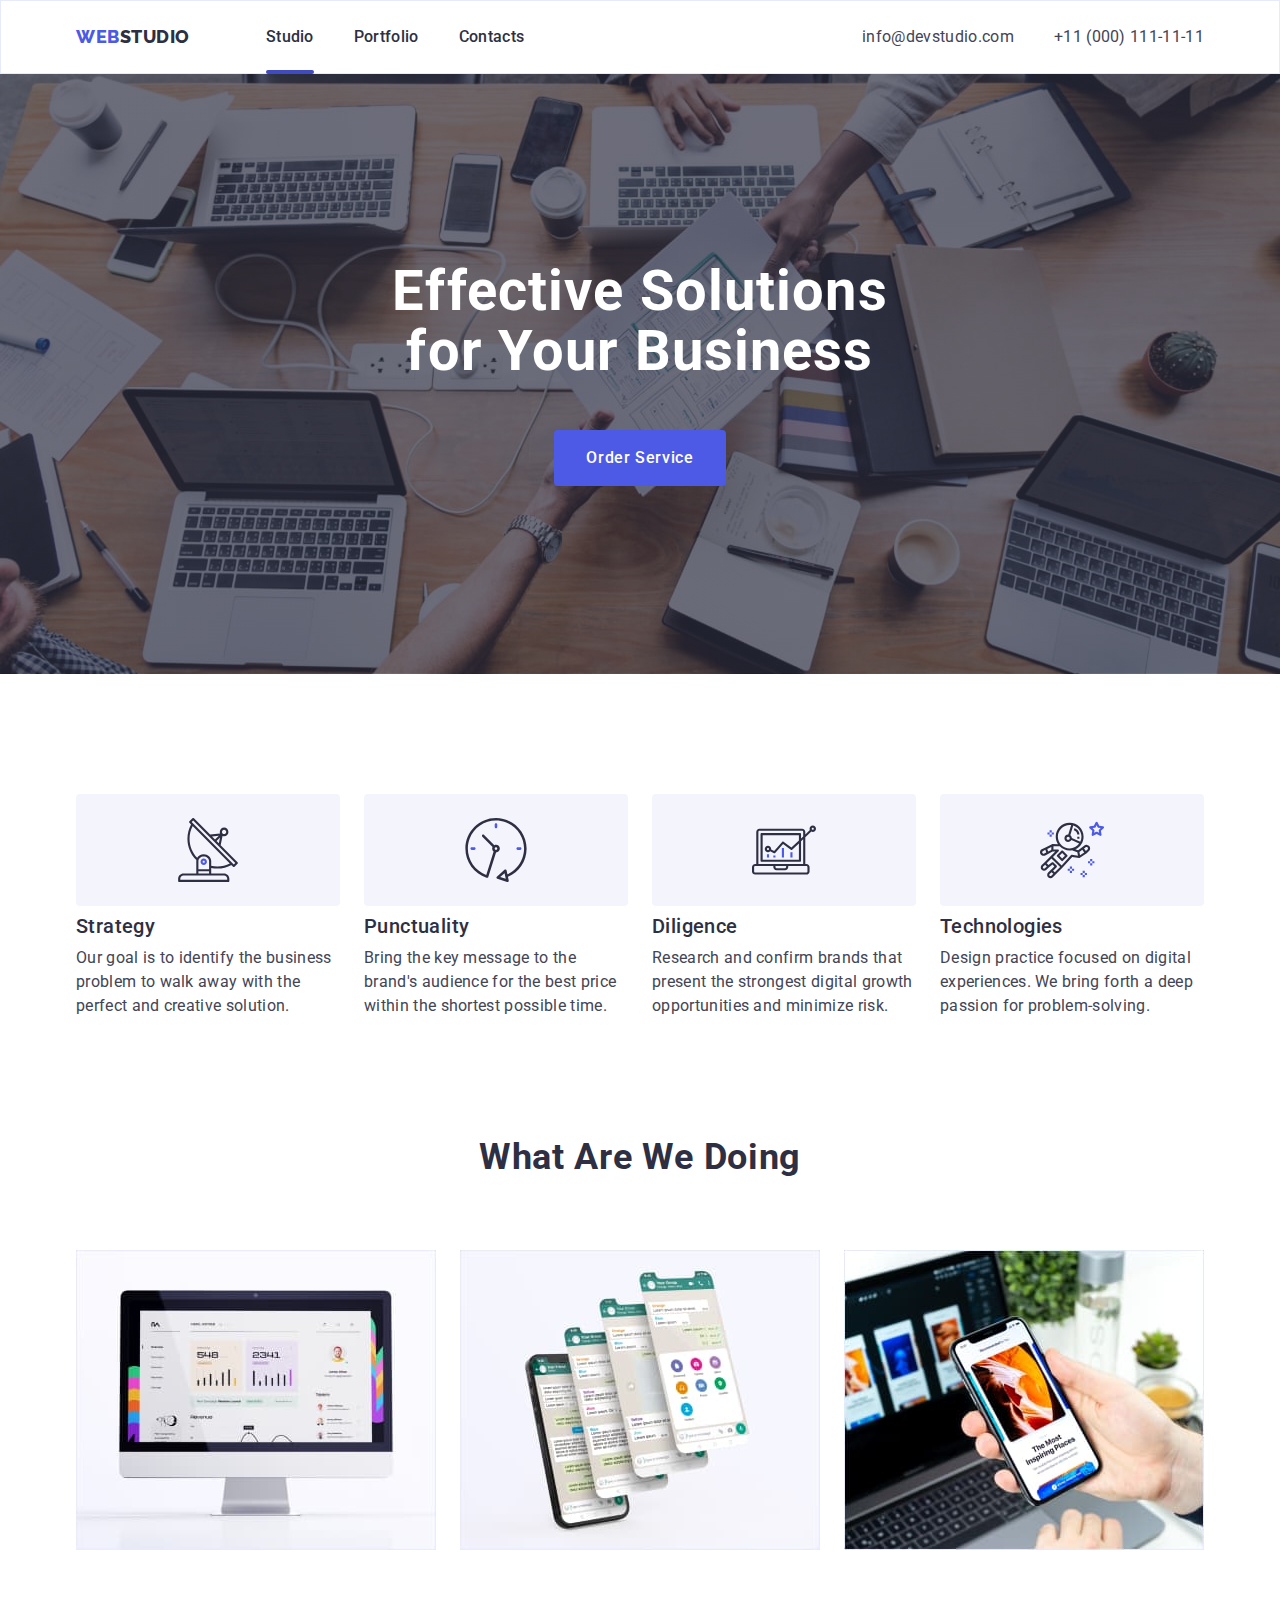
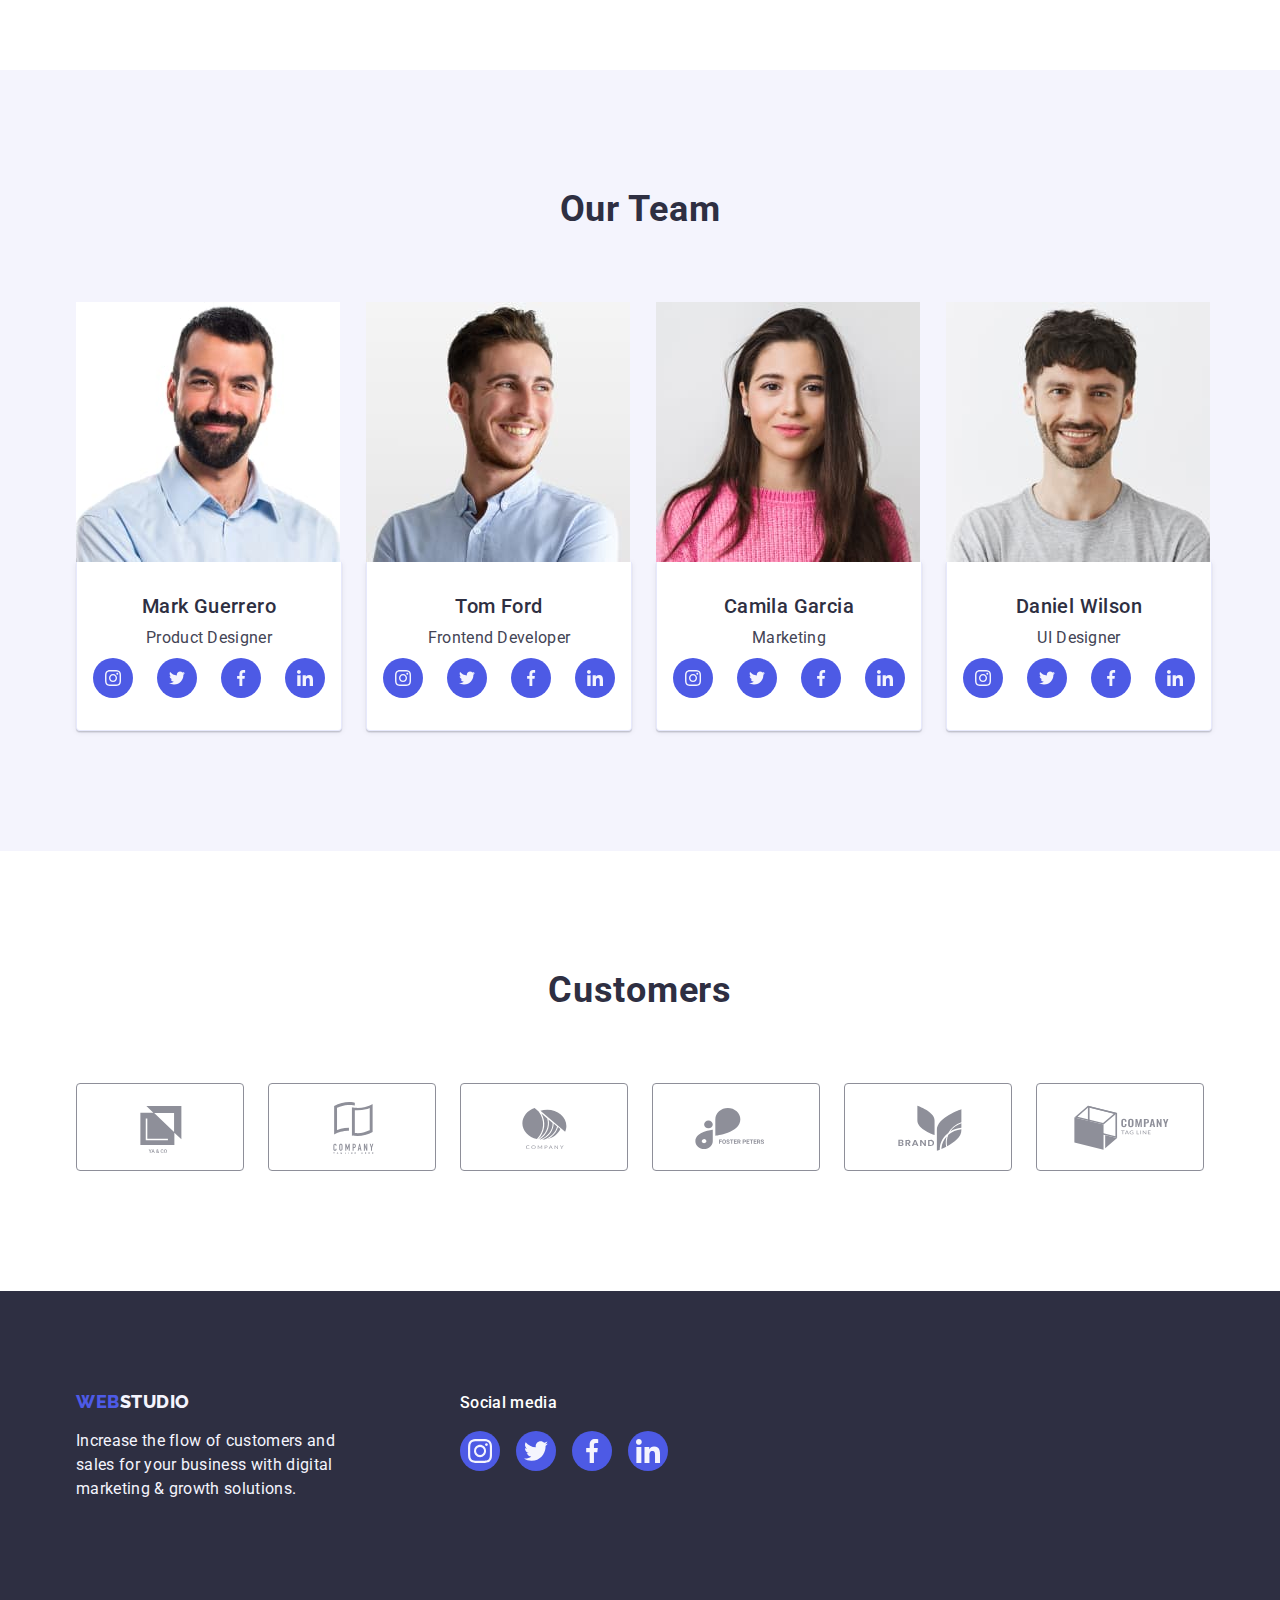
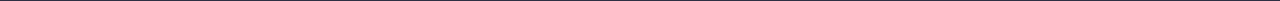
<file: index.html>
<!DOCTYPE html>
<html lang="en">
  <head>
    <meta charset="UTF-8" />
    <meta http-equiv="X-UA-Compatible" content="IE=edge" />
    <meta
      name="viewport"
      content="width=device-width, initial-scale=1.0"
    />
    <title>WebStudio</title>
    <link rel="preconnect" href="https://fonts.googleapis.com" />
    <link
      rel="preconnect"
      href="https://fonts.gstatic.com"
      crossorigin
    />
    <link
      href="https://fonts.googleapis.com/css2?family=Montserrat:wght@400;700&family=Raleway:wght@800&family=Roboto:wght@400;500;700;900&display=swap"
      rel="stylesheet"
    />
    <link
      rel="stylesheet"
      href="https://cdnjs.cloudflare.com/ajax/libs/modern-normalize/1.1.0/modern-normalize.min.css"
    />
    <link rel="stylesheet" href="./css/styles.css" />
  </head>

  <body class="body">
    <!--HEADER-->
    <header class="pg-header">
      <div class="container ph-container">
        <nav class="page-nav">
          <a class="logo-left link west" href="./index.html"
            >Web<span class="logo-right">Studio</span>
          </a>
          <ul class="list menu">
            <li class="menu-item">
              <a class="menu-link link current" href="./index.html"
                >Studio</a
              >
            </li>
            <li class="menu-item">
              <a class="menu-link link" href="./portfolio.html"
                >Portfolio</a
              >
            </li>
            <li class="menu-item">
              <a class="menu-link link" href="">Contacts</a>
            </li>
          </ul>
        </nav>
        <address class="contakt">
          <ul class="list addr">
            <li class="menu-item">
              <a
                class="menu-link link contakt"
                href="mailto:info@devstudio.com"
                >info@devstudio.com</a
              >
            </li>
            <li class="menu-item">
              <a
                class="menu-link link contakt"
                href="tel:+110001111111"
                >+11 (000) 111-11-11</a
              >
            </li>
          </ul>
        </address>
      </div>
    </header>
    <!--MAIN-->
    <main>
      <!--hero-->
      <section class="hero-background bg-container">
        <div class="container">
          <h1 class="hero-title">
            Effective Solutions for Your Business
          </h1>
          <button class="button" data-modal-open type="button">
            Order Service
          </button>
        </div>
      </section>
      <!--FEATURE-->
      <section class="section">
        <div class="container cont-fea">
          <h2 class="title-second" hidden>Feature</h2>
          <ul class="list text-fea">
            <li>
              <div class="icon">
                <svg width="64" height="64">
                  <use
                    href="./images/icons.svg#icon-antenna"
                  ></use>
                </svg>
              </div>
              <h3 class="title-thirt">Strategy</h3>
              <p class="text">
                Our goal is to identify the business problem to
                walk away with the perfect and creative solution.
              </p>
            </li>
            <li>
              <div class="icon">
                <svg width="64" height="64">
                  <use
                    href="./images/icons.svg#icon-clock"
                  ></use>
                </svg>
              </div>
              <h3 class="title-thirt">Punctuality</h3>
              <p class="text">
                Bring the key message to the brand's audience for
                the best price within the shortest possible time.
              </p>
            </li>
            <li>
              <div class="icon">
                <svg width="64" height="64">
                  <use
                    href="./images/icons.svg#icon-diagram"
                  ></use>
                </svg>
              </div>
              <h3 class="title-thirt">Diligence</h3>
              <p class="text">
                Research and confirm brands that present the
                strongest digital growth opportunities and
                minimize risk.
              </p>
            </li>
            <li>
              <div class="icon">
                <svg width="64" height="64">
                  <use
                    href="./images/icons.svg#icon-astronaut"
                  ></use>
                </svg>
              </div>
              <h3 class="title-thirt">Technologies</h3>
              <p class="text">
                Design practice focused on digital experiences.
                We bring forth a deep passion for
                problem-solving.
              </p>
            </li>
          </ul>
        </div>
      </section>
      <!--What are we doing-->
      <section class="section section-p ">
        <div class="container">
          <h2 class="title-second">What are we doing</h2>
          <ul class="list text-fea">
            <li class="">
              <img
                src="./images/img1.jpg"
                alt="comp"
                width="360"
                height="300"
              />
            </li>
            <li class="">
              <img
                src="./images/img2.jpg"
                alt="phone"
                width="360"
                height="300"
              />
            </li>
            <li class="">
              <img
                src="./images/img3.jpg"
                alt="comp&phone"
                width="360"
                height="300"
              />
            </li>
          </ul>
        </div>
      </section>
      <!--Our Team-->
      <section class="team section">
        <div class="container">
          <h2 class="title-second">Our Team</h2>
          <ul class="list team-card">
            <li class="">
              <img
                src="./images/photo.jpg"
                alt="Mark Guerrero"
                width="264"
                height="260"
              />
              <div class="card background-team card-shedow">
                <h3 class="title-thirt">Mark Guerrero</h3>
                <p class="text text-card">Product Designer</p>
                <ul class="team-soc-list list">
                  <li class="team-soc-item">
                    <a href="" class="team-soc-link link">
                      <svg
                        class="team-soc-icon"
                        width="16"
                        heigth="16"
                      >
                        <use
                          href="./images/icons.svg#icon-instagram"
                        ></use>
                      </svg>
                    </a>
                  </li>
                  <li class="team-soc-item">
                    <a href="" class="team-soc-link link">
                      <svg
                        class="team-soc-icon"
                        width="16"
                        heigth="16"
                      >
                        <use
                          href="./images/icons.svg#icon-twitter"
                        ></use>
                      </svg>
                    </a>
                  </li>
                  <li class="team-soc-item">
                    <a href="" class="team-soc-link link">
                      <svg
                        class="team-soc-icon"
                        width="16"
                        heigth="16"
                      >
                        <use
                          href="./images/icons.svg#icon-facebook"
                        ></use>
                      </svg>
                    </a>
                  </li>
                  <li class="team-soc-item">
                    <a href="" class="team-soc-link link">
                      <svg
                        class="team-soc-icon"
                        width="16"
                        heigth="16"
                      >
                        <use
                          href="./images/icons.svg#icon-linkedin"
                        ></use>
                      </svg>
                    </a>
                  </li>
                </ul>
              </div>
            </li>

            <li class="">
              <img
                src="./images/photo1.jpg"
                alt="Tom Ford"
                width="264"
                height="260"
              />
              <div class="card background-team card-shedow">
                <h3 class="title-thirt">Tom Ford</h3>
                <p class="text text-card">Frontend Developer</p>
                <ul class="team-soc-list list">
                  <li class="team-soc-item">
                    <a href="" class="team-soc-link link">
                      <svg
                        class="team-soc-icon"
                        width="16"
                        heigth="16"
                      >
                        <use
                          href="./images/icons.svg#icon-instagram"
                        ></use>
                      </svg>
                    </a>
                  </li>
                  <li class="team-soc-item">
                    <a href="" class="team-soc-link link">
                      <svg
                        class="team-soc-icon"
                        width="16"
                        heigth="16"
                      >
                        <use
                          href="./images/icons.svg#icon-twitter"
                        ></use>
                      </svg>
                    </a>
                  </li>
                  <li class="team-soc-item">
                    <a href="" class="team-soc-link link">
                      <svg
                        class="team-soc-icon"
                        width="16"
                        heigth="16"
                      >
                        <use
                          href="./images/icons.svg#icon-facebook"
                        ></use>
                      </svg>
                    </a>
                  </li>
                  <li class="team-soc-item">
                    <a href="" class="team-soc-link link">
                      <svg
                        class="team-soc-icon"
                        width="16"
                        heigth="16"
                      >
                        <use
                          href="./images/icons.svg#icon-linkedin"
                        ></use>
                      </svg>
                    </a>
                  </li>
                </ul>
              </div>
            </li>

            <li class="">
              <img
                src="./images/photo2.jpg"
                alt="Camila Garcia"
                width="264"
                height="260"
              />
              <div class="card background-team card-shedow">
                <h3 class="title-thirt">Camila Garcia</h3>
                <p class="text text-card">Marketing</p>
                <ul class="team-soc-list list">
                  <li class="team-soc-item">
                    <a href="" class="team-soc-link link">
                      <svg
                        class="team-soc-icon"
                        width="16"
                        heigth="16"
                      >
                        <use
                          href="./images/icons.svg#icon-instagram"
                        ></use>
                      </svg>
                    </a>
                  </li>
                  <li class="team-soc-item">
                    <a href="" class="team-soc-link link">
                      <svg
                        class="team-soc-icon"
                        width="16"
                        heigth="16"
                      >
                        <use
                          href="./images/icons.svg#icon-twitter"
                        ></use>
                      </svg>
                    </a>
                  </li>
                  <li class="team-soc-item">
                    <a href="" class="team-soc-link link">
                      <svg
                        class="team-soc-icon"
                        width="16"
                        heigth="16"
                      >
                        <use
                          href="./images/icons.svg#icon-facebook"
                        ></use>
                      </svg>
                    </a>
                  </li>
                  <li class="team-soc-item">
                    <a href="" class="team-soc-link link">
                      <svg
                        class="team-soc-icon"
                        width="16"
                        heigth="16"
                      >
                        <use
                          href="./images/icons.svg#icon-linkedin"
                        ></use>
                      </svg>
                    </a>
                  </li>
                </ul>
              </div>
            </li>

            <li class="">
              <img
                src="./images/photo3.jpg"
                alt="Daniel Wilson"
                width="264"
                height="260"
              />
              <div class="card background-team card-shedow">
                <h3 class="title-thirt">Daniel Wilson</h3>
                <p class="text text-card">UI Designer</p>
                <ul class="team-soc-list list">
                  <li class="team-soc-item">
                    <a href="" class="team-soc-link link">
                      <svg
                        class="team-soc-icon"
                        width="16"
                        height="16"
                      >
                        <use
                          href="./images/icons.svg#icon-instagram"
                        ></use>
                      </svg>
                    </a>
                  </li>
                  <li class="team-soc-item">
                    <a href="" class="team-soc-link link">
                      <svg
                        class="team-soc-icon"
                        width="16"
                        height="16"
                      >
                        <use
                          href="./images/icons.svg#icon-twitter"
                        ></use>
                      </svg>
                    </a>
                  </li>
                  <li class="team-soc-item">
                    <a href="" class="team-soc-link link">
                      <svg
                        class="team-soc-icon"
                        width="16"
                        height="16"
                      >
                        <use
                          href="./images/icons.svg#icon-facebook"
                        ></use>
                      </svg>
                    </a>
                  </li>
                  <li class="team-soc-item">
                    <a href="" class="team-soc-link link">
                      <svg
                        class="team-soc-icon"
                        width="16"
                        height="16"
                      >
                        <use
                          href="./images/icons.svg#icon-linkedin"
                        ></use>
                      </svg>
                    </a>
                  </li>
                </ul>
              </div>
            </li>
          </ul>
        </div>
      </section>
      <section class="section">
       <div class="container"> <h2 class="title-second customers">Customers</h2>
        <ul class="list compane-list">
          <li>
            <a href="" class="company-list-link">
              <svg
                class="company-list-icon"
                width="104"
                height="56"
              >
                <use href="./images/icons.svg#icon-Logo1 "></use>
              </svg>
            </a>
          </li>
          <li>
            <a href="" class="company-list-link">
              <svg
                class="company-list-icon"
                width="104"
                height="56"
              >
                <use href="./images/icons.svg#icon-Logo2"></use>
              </svg>
            </a>
          </li>
          <li>
            <a href="" class="company-list-link">
              <svg
                class="company-list-icon"
                width="104"
                height="56"
              >
                <use href="./images/icons.svg#icon-Logo3"></use>
              </svg>
            </a>
          </li>
          <li>
            <a href="" class="company-list-link">
              <svg
                class="company-list-icon"
                width="104"
                height="56"
              >
                <use href="./images/icons.svg#icon-Logo4"></use>
              </svg>
            </a>
          </li>
          <li>
            <a href="" class="company-list-link">
              <svg
                class="company-list-icon"
                width="104"
                height="56"
              >
                <use href="./images/icons.svg#icon-Logo5"></use>
              </svg>
            </a>
          </li>
          <li>
            <a href="" class="company-list-link">
              <svg
                class="company-list-icon"
                width="104"
                height="56"
              >
                <use href="./images/icons.svg#icon-Logo6"></use>
              </svg>
            </a>
          </li>
        </ul>
      </div>
      </section>
    </main>
    <footer class="background-footer">
      <div class="container container-foot">
        <div>
          <a class="logo-left link" href="./index.html"
            >Web<span class="logo-right-footer">Studio</span>
          </a>
          <p class="text-footer">
            Increase the flow of customers and sales for your
            business with digital marketing & growth solutions.
          </p>
        </div>
        <div class="footer-soc">
          <h4 class="foot-title">Social media</h4>
          <ul class="foot-soc-list list">
            <li class="team-soc-item">
              <a href="" class="footer-soc-link link">
                <svg
                  class="team-soc-icon"
                  width="24"
                  height="24"
                >
                  <use
                    href="./images/icons.svg#icon-instagram"
                  ></use>
                </svg>
              </a>
            </li>
            <li class="team-soc-item">
              <a href="" class="footer-soc-link link">
                <svg
                  class="team-soc-icon"
                  width="24"
                  height="24"
                >
                  <use
                    href="./images/icons.svg#icon-twitter"
                  ></use>
                </svg>
              </a>
            </li>
            <li class="team-soc-item">
              <a href="" class="footer-soc-link link">
                <svg
                  class="team-soc-icon"
                  width="24"
                  height="24"
                >
                  <use
                    href="./images/icons.svg#icon-facebook"
                  ></use>
                </svg>
              </a>
            </li>
            <li class="team-soc-item">
              <a href="" class="footer-soc-link link">
                <svg
                  class="team-soc-icon"
                  width="24"
                  height="24"
                >
                  <use
                    href="./images/icons.svg#icon-linkedin"
                  ></use>
                </svg>
              </a>
            </li>
          </ul>
        </div>
      </div>
    </footer>
    <div class="backdrop is-hidden" data-modal>
      <div class="modal">
        <button type="button" data-modal-close class="modal-close-btn">
          <svg width="8px" height="8px">
            <use
              href="./images/icons.svg#icon-close-black"
            ></use>
          </svg>
        </button>
      </div>
    </div>
    <script src="./js/modal.js"></script>
  </body>
</html>
</file>
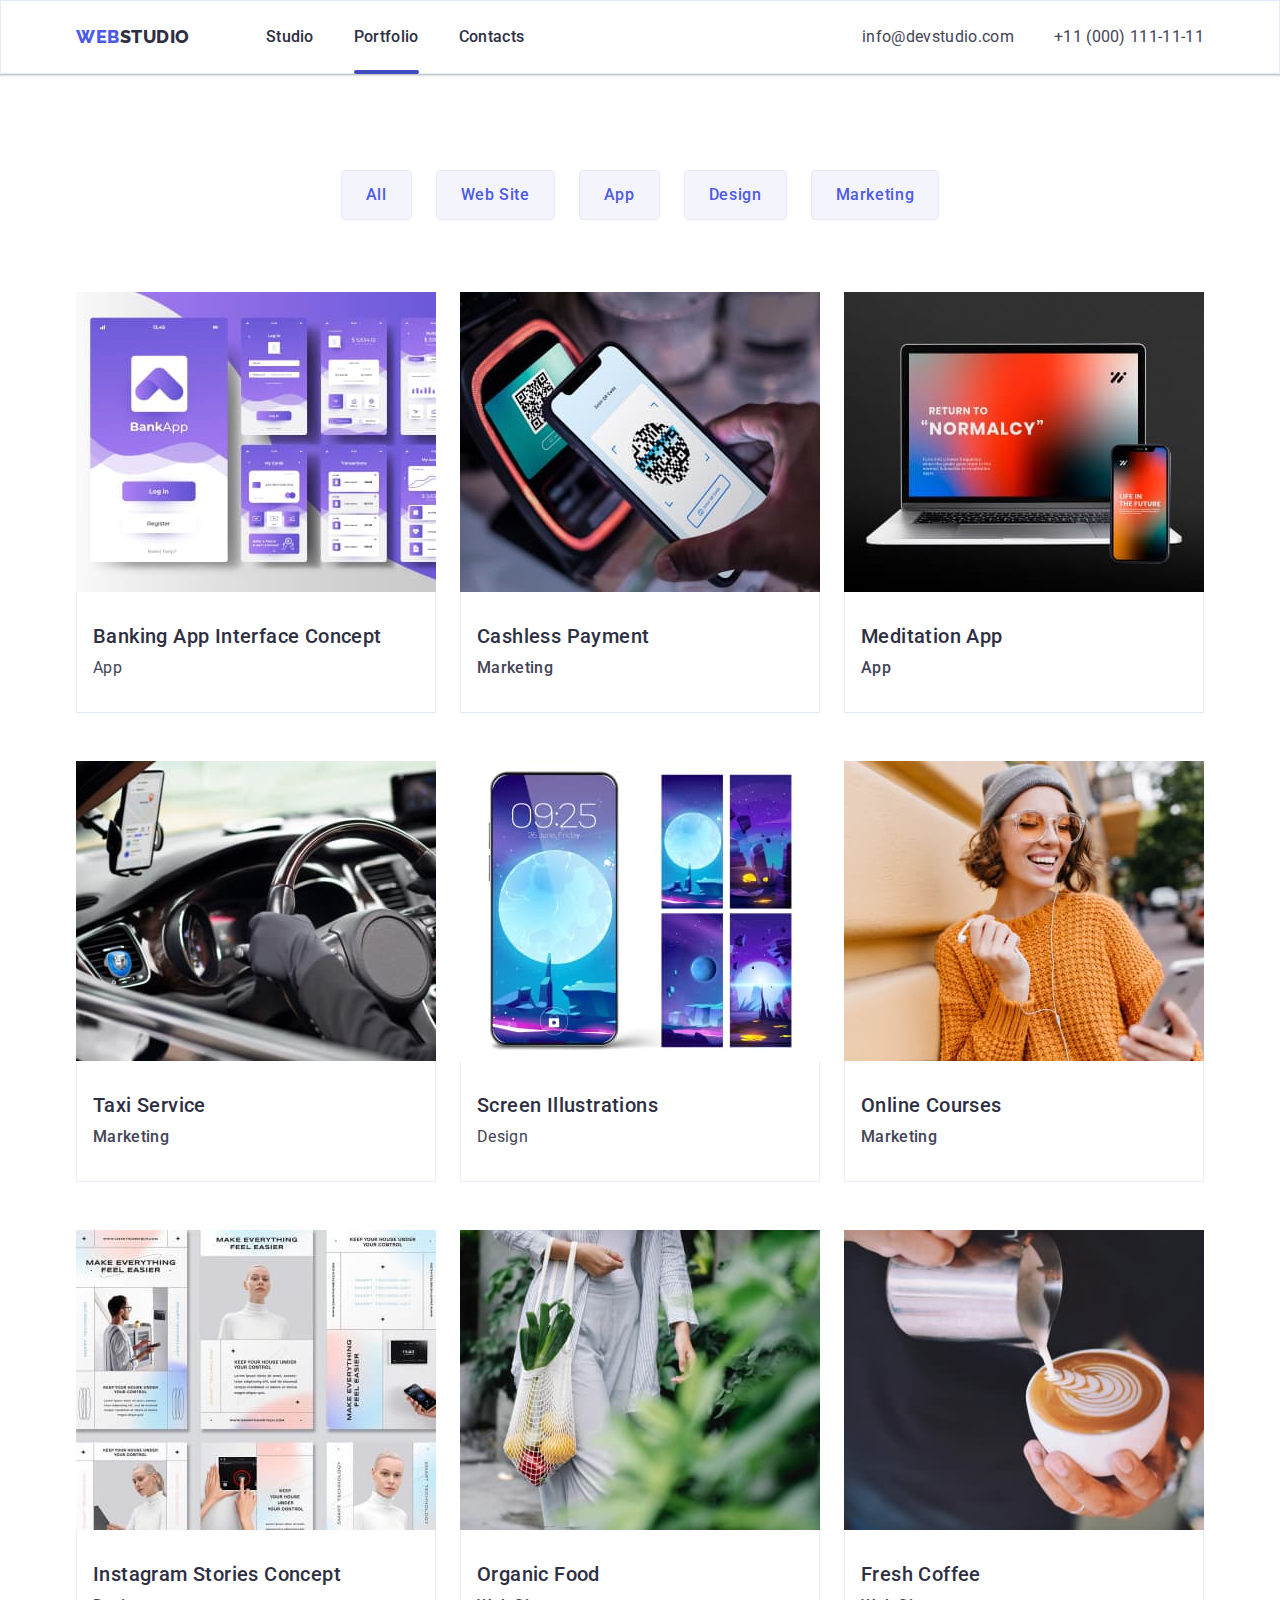
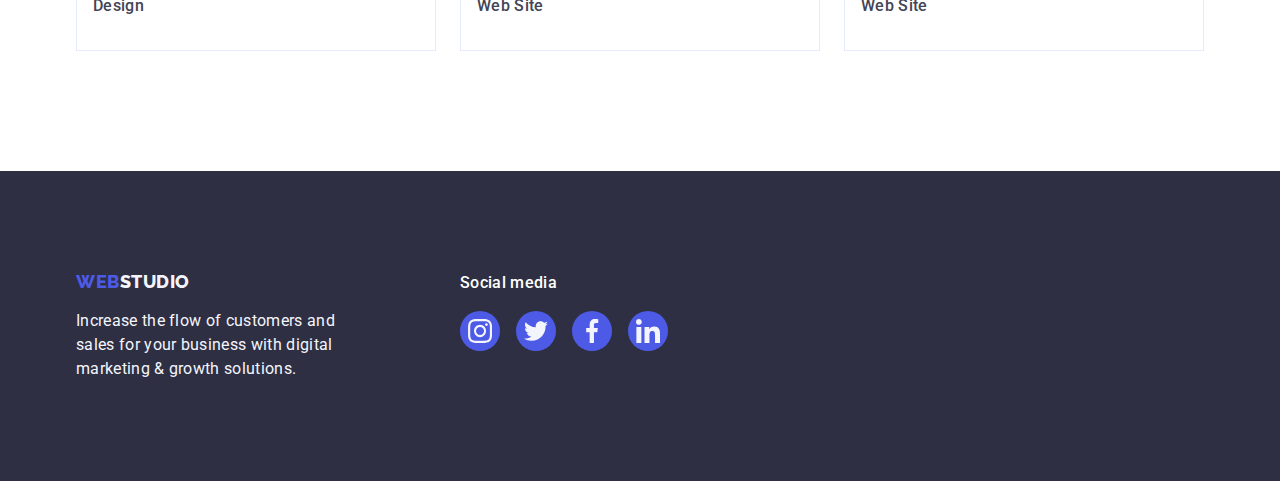
<file: portfolio.html>
<!DOCTYPE html>
<html lang="en">
  <head>
    <meta charset="UTF-8" />
    <meta http-equiv="X-UA-Compatible" content="IE=edge" />
    <meta
      name="viewport"
      content="width=device-width, initial-scale=1.0"
    />
    <title>WebStudio</title>
    <link rel="preconnect" href="https://fonts.googleapis.com" />
    <link
      rel="preconnect"
      href="https://fonts.gstatic.com"
      crossorigin
    />
    <link
      href="https://fonts.googleapis.com/css2?family=Montserrat:wght@400;700&family=Raleway:wght@800&family=Roboto:wght@400;500;700;900&display=swap"
      rel="stylesheet"
    />
    <link
      rel="stylesheet"
      href="https://cdnjs.cloudflare.com/ajax/libs/modern-normalize/1.1.0/modern-normalize.min.css"
    />
    <link rel="stylesheet" href="./css/styles.css" />
  </head>

  <body class="body">
    <!--HEADER-->
    <header class="pg-header">
      <div class="container ph-container">
        <nav class="page-nav">
          <a class="logo-left link west" href="./index.html"
            >Web<span class="logo-right">Studio</span>
          </a>
          <ul class="list menu">
            <li class="menu-item">
              <a class="menu-link link" href="./index.html"
                >Studio</a
              >
            </li>
            <li class="menu-item">
              <a class="menu-link link current" href="./portfolio.html"
                >Portfolio</a
              >
            </li>
            <li class="menu-item">
              <a class="menu-link link" href="">Contacts</a>
            </li>
          </ul>
        </nav>
        <address class="contakt">
          <ul class="list addr">
            <li class="menu-item">
              <a
                class="menu-link link contakt"
                href="mailto:info@devstudio.com"
                >info@devstudio.com</a
              >
            </li>
            <li class="menu-item">
              <a
                class="menu-link link contakt"
                href="tel:+110001111111"
                >+11 (000) 111-11-11</a
              >
            </li>
          </ul>
        </address>
      </div>
    </header>

    <!--MAIN-->
    <main>
      <section>
        <div class="container cont-portfolio">
          <h1 hidden>portfolio</h1>
          <ul class="list btn-port">
            <li>
              <button
                type="button"
                class="button-portfolio link btn"
              >
                All
              </button>
            </li>
            <li>
              <button
                type="button"
                class="button-portfolio link btn"
              >
                Web Site
              </button>
            </li>
            <li>
              <button
                type="button"
                class="button-portfolio link btn"
              >
                App
              </button>
            </li>
            <li>
              <button
                type="button"
                class="button-portfolio link btn"
              >
                Design
              </button>
            </li>
            <li>
              <button
                type="button"
                class="button-portfolio link btn"
              >
                Marketing
              </button>
            </li>
          </ul>
          <ul class="list team-card-port">
            <li class="menu-link-port">
              <a href="" class="link card-port-shedow">
                <div class="cover-text">
                  <img
                    src="./images/portfolio/img.jpg"
                    alt="Banking-App-Interface-Concept"
                    width="360"
                    height="300"
                  />
                  <p class="overlay">
                    14 Stylish and User-Friendly App Design
                    Concepts · Task Manager App · Calorie Tracker
                    App · Exotic Fruit Ecommerce App · Cloud
                    Storage App
                  </p>
                </div>
                <div class="card-port">
                  <h2 class="title-port">
                    Banking App Interface Concept
                  </h2>
                  <p class="text">App</p>
                </div>
              </a>
            </li>

            <li class="menu-link">
              <a href="" class="link card-port-shedow">
                <div class="cover-text">
                  <img
                    src="./images/portfolio/img1.jpg"
                    alt="smartphons"
                    width="360"
                    height="300"
                  />
                  <p class="overlay">
                    14 Stylish and User-Friendly App Design
                    Concepts · Task Manager App · Calorie Tracker
                    App · Exotic Fruit Ecommerce App · Cloud
                    Storage App
                  </p>
                </div>
                <div class="card-port">
                  <h2 class="title-port">Cashless Payment</h2>
                  <p class="text">Marketing</p>
                </div>
              </a>
            </li>

            <li class="menu-link">
              <a href="" class="link card-port-shedow">
                <div class="cover-text">
                  <img
                    src="./images/portfolio/img2.jpg"
                    alt="laptop-phone;"
                    width="360"
                    height="300"
                  />
                  <p class="overlay">
                    14 Stylish and User-Friendly App Design
                    Concepts · Task Manager App · Calorie Tracker
                    App · Exotic Fruit Ecommerce App · Cloud
                    Storage App
                  </p>
                </div>
                <div class="card-port">
                  <h2 class="title-port">Meditation App</h2>
                  <p class="text">App</p>
                </div>
              </a>
            </li>

            <li class="menu-link">
              <a href="" class="link card-port-shedow">
                <div class="cover-text">
                  <img
                    src="./images/portfolio/img3.jpg"
                    alt="Taxi-Service"
                    width="360"
                    height="300"
                  />
                  <p class="overlay">
                    14 Stylish and User-Friendly App Design
                    Concepts · Task Manager App · Calorie Tracker
                    App · Exotic Fruit Ecommerce App · Cloud
                    Storage App
                  </p>
                </div>
                <div class="card-port">
                  <h2 class="title-port">Taxi Service</h2>
                  <p class="text">Marketing</p>
                </div>
              </a>
            </li>

            <li class="menu-lin">
              <a href="" class="link card-port-shedow">
                <div class="cover-text">
                  <img
                    src="./images/portfolio/img4.jpg"
                    alt="Screen-Illustrations"
                    width="360"
                    height="300"
                  />
                  <p class="overlay">
                    14 Stylish and User-Friendly App Design
                    Concepts · Task Manager App · Calorie Tracker
                    App · Exotic Fruit Ecommerce App · Cloud
                    Storage App
                  </p>
                </div>
                <div class="card-port">
                  <h2 class="title-port">
                    Screen Illustrations
                  </h2>
                  <p class="text">Design</p>
                </div>
              </a>
            </li>

            <li class="menu-link">
              <a href="" class="link card-port-shedow">
                <div class="cover-text">
                  <img
                    src="./images/portfolio/img5.jpg"
                    alt="Screen-Illustrations"
                    width="360"
                    height="300"
                  />
                  <p class="overlay">
                    14 Stylish and User-Friendly App Design
                    Concepts · Task Manager App · Calorie Tracker
                    App · Exotic Fruit Ecommerce App · Cloud
                    Storage App
                  </p>
                </div>
                <div class="card-port">
                  <h2 class="title-port">Online Courses</h2>
                  <p class="text">Marketing</p>
                </div>
              </a>
            </li>

            <li class="menu-link">
              <a href="" class="link card-port-shedow">
                <div class="cover-text">
                  <img
                    src="./images/portfolio/img6.jpg"
                    alt="Screen-Illustrations"
                    width="360"
                    height="300"
                  />
                  <p class="overlay">
                    14 Stylish and User-Friendly App Design
                    Concepts · Task Manager App · Calorie Tracker
                    App · Exotic Fruit Ecommerce App · Cloud
                    Storage App
                  </p>
                </div>
                <div class="card-port">
                  <h2 class="title-port">
                    Instagram Stories Concept
                  </h2>
                  <p class="text">Design</p>
                </div>
              </a>
            </li>

            <li class="menu-link">
              <a href="" class="link card-port-shedow">
                <div class="cover-text">
                  <img
                    src="./images/portfolio/img7.jpg"
                    alt="Screen-Illustrations"
                    width="360"
                    height="300"
                  />
                  <p class="overlay">
                    14 Stylish and User-Friendly App Design
                    Concepts · Task Manager App · Calorie Tracker
                    App · Exotic Fruit Ecommerce App · Cloud
                    Storage App
                  </p>
                </div>
                <div class="card-port">
                  <h2 class="title-port">Organic Food</h2>
                  <p class="text">Web Site</p>
                </div>
              </a>
            </li>

            <li class="menu-link">
              <a href="" class="link card-port-shedow">
                <div class="cover-text">
                  <img
                    src="./images/portfolio/img8.jpg"
                    alt="Screen-Illustrations"
                    width="360"
                    height="300"
                  />
                  <p class="overlay">
                    14 Stylish and User-Friendly App Design
                    Concepts · Task Manager App · Calorie Tracker
                    App · Exotic Fruit Ecommerce App · Cloud
                    Storage App
                  </p>
                </div>
                <div class="card-port">
                  <h2 class="title-port">Fresh Coffee</h2>
                  <p class="text">Web Site</p>
                </div>
              </a>
            </li>
          </ul>
        </div>
      </section>
    </main>

    <!-- FOOTER -->
    <footer class="background-footer">
      <div class="container container-foot">
        <div>
          <a class="logo-left link" href="./index.html"
            >Web<span class="logo-right-footer">Studio</span>
          </a>
          <p class="text-footer">
            Increase the flow of customers and sales for your
            business with digital marketing & growth solutions.
          </p>
        </div>
        <div class="footer-soc">
          <h4 class="foot-title">Social media</h4>
          <ul class="foot-soc-list list">
            <li class="team-soc-item">
              <a href="" class="footer-soc-link link">
                <svg
                  class="team-soc-icon"
                  width="24"
                  height="24"
                >
                  <use
                    href="./images/icons.svg#icon-instagram"
                  ></use>
                </svg>
              </a>
            </li>
            <li class="team-soc-item">
              <a href="" class="footer-soc-link link">
                <svg
                  class="team-soc-icon"
                  width="24"
                  height="24"
                >
                  <use
                    href="./images/icons.svg#icon-twitter"
                  ></use>
                </svg>
              </a>
            </li>
            <li class="team-soc-item">
              <a href="" class="footer-soc-link link">
                <svg
                  class="team-soc-icon"
                  width="24"
                  height="24"
                >
                  <use
                    href="./images/icons.svg#icon-facebook"
                  ></use>
                </svg>
              </a>
            </li>
            <li class="team-soc-item">
              <a href="" class="footer-soc-link link">
                <svg
                  class="team-soc-icon"
                  width="24"
                  height="24"
                >
                  <use
                    href="./images/icons.svg#icon-linkedin"
                  ></use>
                </svg>
              </a>
            </li>
          </ul>
        </div>
      </div>
    </footer>
  </body>
</html>
</file>
<file: css/styles.css>
:root {
  --navy-blue: #2e2f42;
  --primary-brand: #4d5ae5;
  --text: #434455;
  --white-background: #ffffff;
  --light: #f4f4fd;
  --pressed-state: #404bbf;
  --text-footer: #e7e9fc;
  --success: #31d0aa;
  --subtle-text: #8e8f99;
  --bg-gradient: linear-gradient(
    rgba(46, 47, 66, 0.7),
    rgba(46, 47, 66, 0.7)
  );
}

html {
  box-sizing: border-box;
}

h1,
h2,
h3,
h4,
p {
  margin-top: 0;
  margin-bottom: 0;
}

ul {
  margin-top: 0;
  margin-bottom: 0;
  padding-left: 0;
}

img {
  display: block;
  max-width: 100%;
  height: auto;
}

.list {
  list-style: none;
}
.link {
  text-decoration: none;
}

button {
  cursor: pointer;
}

.body {
  font-family: "Roboto", sans-serif;
  letter-spacing: 0.02em;
  color: var(--text);
  background-color: var(--white-background);
}

.container {
  width: 1158px;
  margin-left: auto;
  margin-right: auto;
  padding-left: 15px;
  padding-right: 15px;
}

.section {
  padding-top: 120px;
  padding-bottom: 120px;
}

.section-p {
  padding-top: 0px;
}

/* =====================================Header==================================== */
.pg-header {
  padding-top: 24px;
  padding-bottom: 24px;
  border: 1px solid var(--text-footer);
  box-shadow: 0px 2px 1px rgba(46, 47, 66, 0.08),
    0px 1px 1px rgba(46, 47, 66, 0.16),
    0px 1px 6px rgba(46, 47, 66, 0.08);
}

.ph-container {
  display: flex;
  align-items: center;
}

.page-nav {
  display: flex;
  align-items: center;
}

.west {
  margin-right: 76px;
}

.menu {
  display: flex;
  align-items: center;
}

/* position: absolute;
width: 48px;
height: 4px;
left: 0px;
top: 44px;
background: #404BBF;
border-radius: 2px; */

.menu-item:not(:last-child) {
  margin-right: 40px;
}

.addr {
  display: flex;
  align-items: center;
}

.logo-left {
  font-family: "Raleway", sans-serif;
  font-weight: 800;
  font-size: 18px;
  line-height: 1.17;
  letter-spacing: 0.03em;
  color: var(--primary-brand);
  text-transform: uppercase;
}

.logo-right {
  font-family: "Raleway", sans-serif;
  font-weight: 800;
  font-size: 18px;
  line-height: calc(21 / 18);
  letter-spacing: 0.03em;
  color: var(--navy-blue);
}

.menu-link {
  font-weight: 500;
  font-size: 16px;
  line-height: 1.5;
  letter-spacing: 0.02em;
  color: var(--navy-blue);
  transition: color 250ms cubic-bezier(0.4, 0, 0.2, 1);
}

.menu-link:active,
.menu-link:hover,
.menu-link:focus {
  color: var(--pressed-state);
}

.contakt {
  font-style: normal;
  font-weight: 400;
  font-size: 16px;
  line-height: 1.5;
  letter-spacing: 0.02em;
  color: var(--text);
  margin-left: auto;
}
.current {
  position: relative;
}

.current:after {
  content: "";
  position: absolute;
  left: 0;
  bottom: -28px;
  width: 100%;
  height: 4px;
  border-radius: 2px;
  background: var(--pressed-state);
}

/* ================================Hero============================ */
.hero-background {
  background: #2e2f42;
  padding: 188px 0;
  text-align: center;
}

.bg-container {
  background-image: var(--bg-gradient),
    url(../images/people-office.jpg);
  background-repeat: no-repeat;
  background-position: center;
  background-size: cover;
  margin-left: auto;
  margin-right: auto;
  padding: 188px 0;
  max-width: 1440px;
}

.hero-title {
  font-weight: 700;
  font-size: 56px;
  line-height: 1.07;
  text-align: center;
  letter-spacing: 0.02em;
  color: var(--white-background);
  margin-bottom: 48px;
  max-width: 496px;
  margin-left: auto;
  margin-right: auto;
}

.button {
  min-width: 168 px;
  padding: 16px 32px;
  border: 1px;
  border-radius: 4px;
  background: #4d5ae5;
  font-family: "Roboto", sans-serif;
  font-weight: 500;
  font-size: 16px;
  line-height: 1.5;
  display: inline-block;
  align-items: center;
  letter-spacing: 0.04em;
  color: var(--white-background);
  background-color: var(--primary-brand);
  transition: background-color 250ms cubic-bezier(0.4, 0, 0.2, 1);
}

.button:hover,
.button:focus {
  background-color: var(--pressed-state);
}
/* =========================================section2 FEATURE===================================================== */
.title-second {
  font-weight: 700;
  font-size: 36px;
  line-height: 1.11;
  text-align: center;
  letter-spacing: 0.02em;
  text-transform: capitalize;
  color: var(--navy-blue);
  margin-bottom: 72px;
}

.text-fea {
  display: flex;
  gap: 24px;
}

.text {
  font-size: 16px;
  line-height: 1.5;
  letter-spacing: 0.02em;
  color: var(--text);
}

.icon {
  display: flex;
  justify-content: center;
  align-items: center;
  margin-bottom: 8px;
  width: 264px;
  height: 112px;
  background-color: var(--light);
  border-radius: 4px;
}

/* =========================================section3===================================================== */
.title-thirt {
  font-weight: 500;
  font-size: 20px;
  line-height: 1.2;
  letter-spacing: 0.02em;
  color: var(--navy-blue);
  margin-bottom: 8px;
  margin-top: 0;
}

.text {
  font-size: 16px;
  line-height: 1.5;
  letter-spacing: 0.02em;
  color: var(--text);
}
/* =========================================section team===================================================== */
.team {
  background-color: var(--light);
  margin-right: auto;
  margin-left: auto;
}
.background-team {
  display: block;
  background-color: var(--white-background);
}
.team-card {
  display: flex;
  gap: 24px;
}
.card {
  padding: 32px 16px;
  border: 1px solid var(--text-footer);
  border-top: 0;
  border-radius: 0px 0px 4px 4px;
  text-align: center;
}
.text-card {
  margin: 0;
  margin-bottom: 8px;
}
.card-shedow {
  box-shadow: 0px 1px 6px rgba(46, 47, 66, 0.08),
    0px 1px 1px rgba(46, 47, 66, 0.16),
    0px 2px 1px rgba(46, 47, 66, 0.08);
}

/* ==================================section social ==================================== */

.team-soc-list {
  display: flex;
  justify-content: center;
  gap: 24px;
}

.team-soc-item {
  width: 40px;
  height: 40px;
}

.team-soc-link {
  width: 100%;
  height: 100%;
  border-radius: 50%;
  background-color: var(--primary-brand);
  display: flex;
  justify-content: center;
  align-items: center;
  transition: background-color 250ms cubic-bezier(0.4, 0, 0.2, 1);
}

.team-soc-link:hover,
.team-soc-link:focus {
  background-color: var(--pressed-state);
}

.team-soc-icon {
  fill: var(--light);
}

.footer-soc {
  display: block;
}
.foot-soc-list {
  display: flex;
  justify-content: center;
  gap: 16px;
}

.footer-soc-link {
  width: 100%;
  height: 100%;
  border-radius: 50%;
  background-color: var(--primary-brand);
  display: flex;
  justify-content: center;
  align-items: center;
  transition: background-color 250ms cubic-bezier(0.4, 0, 0.2, 1);
}

.footer-soc-link:hover,
.footer-soc-link:focus {
  background-color: var(--success);
}

/* ==================================customers=========================== */
.customers {
  margin-bottom: 72px;
}
.compane-list {
  display: flex;
  gap: 24px;
}

.company-list-link {
  display: flex;
  justify-content: center;
  align-items: center;
  border: 1px solid var(--subtle-text);
  border-radius: 4px;
  width: 168px;
  height: 88px;
  fill: var(--subtle-text);
  transition: border 250ms cubic-bezier(0.4, 0, 0.2, 1),
    fill 250ms cubic-bezier(0.4, 0, 0.2, 1);
}

.company-list-link:hover,
.company-list-link:focus {
  border-color: var(--pressed-state);
  fill: var(--pressed-state);
}

/* =====================================Footer=============================== */

.background-footer {
  padding-top: 100px;
  padding-bottom: 100px;
  margin-left: auto;
  margin-right: auto;
  background-color: var(--navy-blue);
}

.logo-right-footer {
  font-family: "Raleway", sans-serif;
  font-size: 18px;
  line-height: 1.17;
  letter-spacing: 0.03em;
  color: var(--light);
}
.text-footer {
  font-size: 16px;
  line-height: calc(24 / 16);
  letter-spacing: 0.02em;
  color: var(--light);
  max-width: 264px;
  margin-top: 17px;
}
.container-foot {
  display: flex;
  gap: 120px;
}
.foot-title {
  font-weight: 500;
  font-size: 16px;
  line-height: 1.5;
  letter-spacing: 0.02em;
  color: var(--white-background);
  margin-bottom: 16px;
}
/* ================================Portfolio=========================================== */
.btn-port {
  display: flex;
  justify-content: center;
  gap: 24px;
  margin-bottom: 72px;
}

.cont-portfolio {
  padding-top: 96px;
  padding-bottom: 120px;
}

.btn {
  display: flex;
  padding: 12px 24px;
  border: 1px;
  border-radius: 4px;
  align-items: center;
}

.team-card-port {
  display: flex;
  flex-wrap: wrap;
  gap: 48px 24px;
}
.menu-link-port {
  display: block;
}

.cover-text {
  position: relative;
  overflow: hidden;
}

/* .cover-text{
  top: 0;
color:var(--light);
background-color: var(--primary-brand);
padding: 40px;
height: 100%; */
/* } */

.overlay {
  position: absolute;
  left: 0;
  top: 0;
  width: 100%;
  height: 100%;
  overflow: auto;
  padding: 40px 32px;
  color: var(--light);
  background-color: var(--primary-brand);
  transform: translate(0, 100%);
  transition: transform 250ms cubic-bezier(0.4, 0, 0.2, 1);
}
.card-port-shedow:hover .overlay,
.card-port-shedow:focus .overlay {
  transform: translate(0, 0);
}
.card-port {
  padding: 32px 16px;
  border: 1px solid var(--text-footer);
  border-top: 0;
}

.button-portfolio {
  font-family: "Roboto", sans-serif;
  font-weight: 500;
  font-size: 16px;
  line-height: 1.5;
  display: flex;
  align-items: center;
  letter-spacing: 0.04em;
  color: var(--primary-brand);
  background-color: var(--light);
  cursor: pointer;
  border: 1px solid #e7e9fc;
  transition: background-color 250ms cubic-bezier(0.4, 0, 0.2, 1),
    border-color 250ms cubic-bezier(0.4, 0, 0.2, 1),
    color 250ms cubic-bezier(0.4, 0, 0.2, 1),
    box-shadow 250ms cubic-bezier(0.4, 0, 0.2, 1);
}

.button-portfolio:hover,
.button-portfolio:focus {
  color: var(--white-background);
  background-color: var(--pressed-state);
}

.button-portfolio:hover,
.button-portfolio:focus {
  box-shadow: 0px 3px 1px rgba(0, 0, 0, 0.1),
    0px 2px 1px rgba(0, 0, 0, 0.08),
    0px 2px 2px rgba(0, 0, 0, 0.12);
  border-color: var(--pressed-state);
}

.title-port {
  font-weight: 500;
  font-size: 20px;
  line-height: 1.2;
  letter-spacing: 0.02em;
  color: var(--navy-blue);
  margin-bottom: 8px;
}

.button-portfolio:hover,
.button-portfolio:focus {
  color: var(--white-background);
  background-color: var(--pressed-state);
}
.card-port-shedow {
  display: block;
  transition: box-shadow 250ms cubic-bezier(0.4, 0, 0.2, 1);
}

.card-port-shedow:hover,
.card-port-shedow:focus {
  box-shadow: 0px 1px 6px rgba(46, 47, 66, 0.08),
    0px 1px 1px rgba(46, 47, 66, 0.16),
    0px 2px 1px rgba(46, 47, 66, 0.08);
}

.backdrop {
  position: fixed;
  top: 0;
  width: 100%;
  height: 100%;
  background-color: rgba(46, 47, 66, 0.4);
  transition: opacity 350ms linear, visibility 350ms linear;
}
.modal {
  width: 408px;
  min-height: 576px;
  background-color: #fcfcfc;
  box-shadow: 0px 1px 1px rgba(0, 0, 0, 0.14),
    0px 1px 3px rgba(0, 0, 0, 0.12),
    0px 2px 1px rgba(0, 0, 0, 0.2);
  border-radius: 4px;
  position: absolute;
  top: 50%;
  left: 50%;
  transform: translate(-50%, -50%) scaleY(1) rotate(0deg);
  transition: transform 350ms linear;
  padding: 32px;
}
.backdrop .is-hidden .modal {
  transform: translate(-50%, -50%) scaleY(0) rotate(-75deg);
}

.modal-close-btn {
  width: 24px;
  height: 24px;
  border: 1px solid rgba(0, 0, 0, 0.1);
  background-color: var(--text-footer);
  border-radius: 50%;
  display: flex;
  align-items: center;
  justify-content: center;
  margin-left: auto;
  transition: background-color 250ms cubic-bezier(0.4, 0, 0.2, 1),
    fill 250ms cubic-bezier(0.4, 0, 0.2, 1);
}

.modal-close-btn:hover,
.modal-close-btn :focus {
  background-color: var(--pressed-state);
  fill: var(--white-background);
}

.is-hidden {
  opacity: 0;
  visibility: hidden;
  pointer-events: none;
}
</file>
